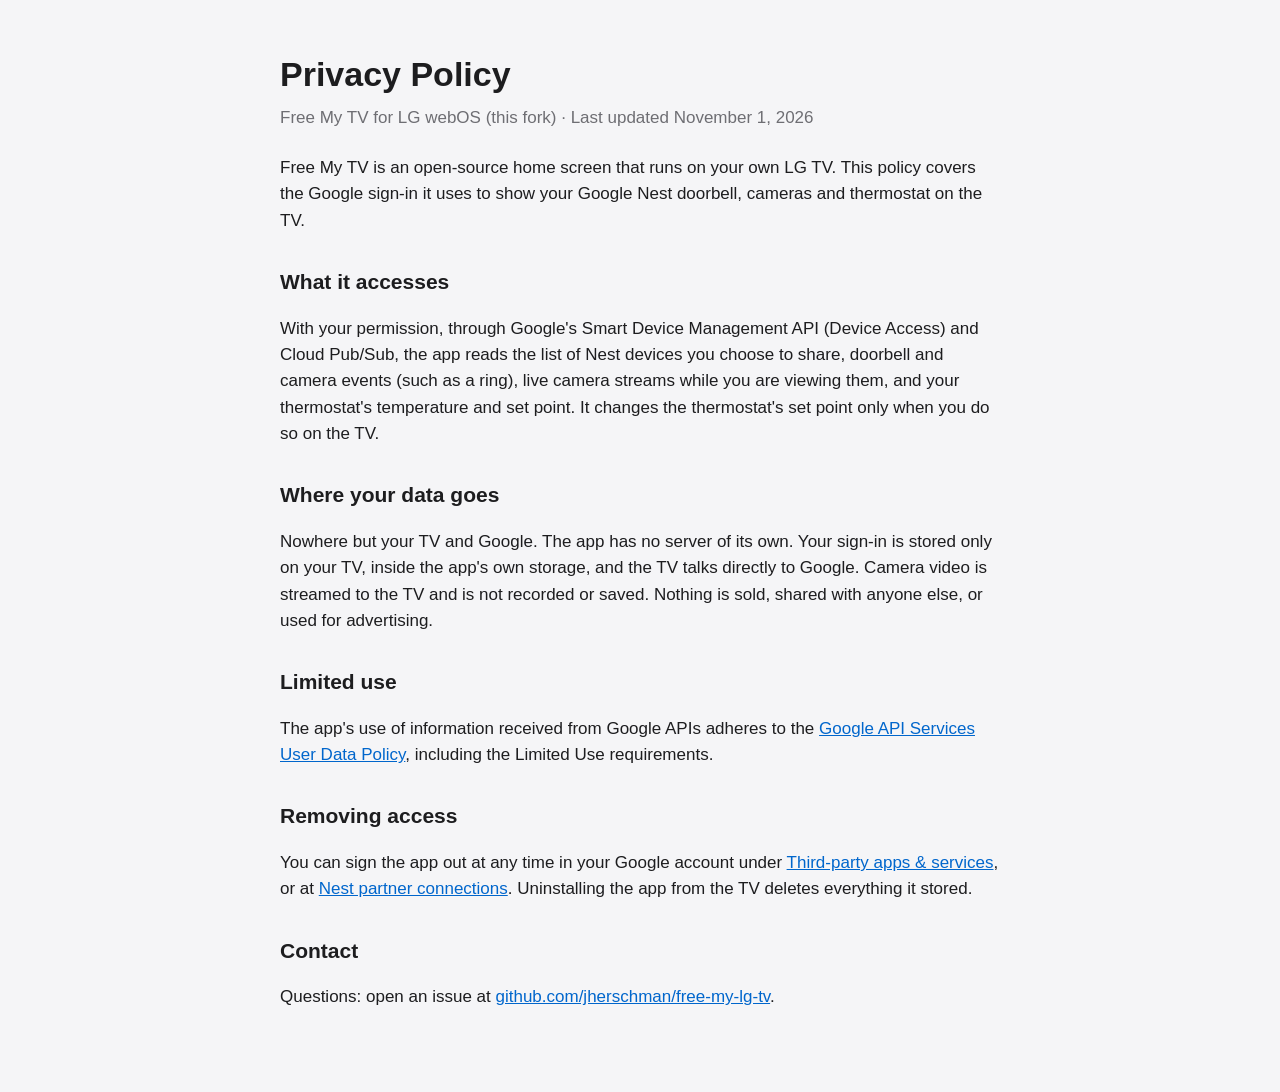
<file: docs/privacy.html>
<!doctype html>
<html lang="en">
<head>
  <meta charset="utf-8">
  <meta name="viewport" content="width=device-width, initial-scale=1">
  <title>Free My TV — Privacy Policy</title>
  <style>
    body { margin: 0; background: #F5F5F7; color: #1D1D1F; font: 17px/1.55 -apple-system, BlinkMacSystemFont, "Segoe UI", Helvetica, Arial, sans-serif; }
    main { max-width: 720px; margin: 0 auto; padding: 48px 16px 64px; }
    h1 { font-size: 34px; margin: 0 0 4px; }
    h2 { font-size: 21px; margin: 32px 0 8px; }
    .date { color: #6E6E73; margin: 0 0 24px; }
    a { color: #0066CC; }
    @media (prefers-color-scheme: dark) { body { background: #000; color: #F5F5F7; } .date { color: #A1A1A6; } a { color: #2997FF; } }
  </style>
</head>
<body>
<main>
  <h1>Privacy Policy</h1>
  <p class="date">Free My TV for LG webOS (this fork) · Last updated November 1, 2026</p>

  <p>Free My TV is an open-source home screen that runs on your own LG TV. This policy covers the Google sign-in it
  uses to show your Google Nest doorbell, cameras and thermostat on the TV.</p>

  <h2>What it accesses</h2>
  <p>With your permission, through Google's Smart Device Management API (Device Access) and Cloud Pub/Sub, the app
  reads the list of Nest devices you choose to share, doorbell and camera events (such as a ring), live camera
  streams while you are viewing them, and your thermostat's temperature and set point. It changes the thermostat's set
  point only when you do so on the TV.</p>

  <h2>Where your data goes</h2>
  <p>Nowhere but your TV and Google. The app has no server of its own. Your sign-in is stored only on your TV, inside
  the app's own storage, and the TV talks directly to Google. Camera video is streamed to the TV and is not recorded
  or saved. Nothing is sold, shared with anyone else, or used for advertising.</p>

  <h2>Limited use</h2>
  <p>The app's use of information received from Google APIs adheres to the
  <a href="https://developers.google.com/terms/api-services-user-data-policy">Google API Services User Data Policy</a>,
  including the Limited Use requirements.</p>

  <h2>Removing access</h2>
  <p>You can sign the app out at any time in your Google account under
  <a href="https://myaccount.google.com/permissions">Third-party apps &amp; services</a>, or at
  <a href="https://nestservices.google.com/partnerconnections">Nest partner connections</a>. Uninstalling the app from
  the TV deletes everything it stored.</p>

  <h2>Contact</h2>
  <p>Questions: open an issue at
  <a href="https://github.com/jherschman/free-my-lg-tv/issues">github.com/jherschman/free-my-lg-tv</a>.</p>
</main>
</body>
</html>
</file>
